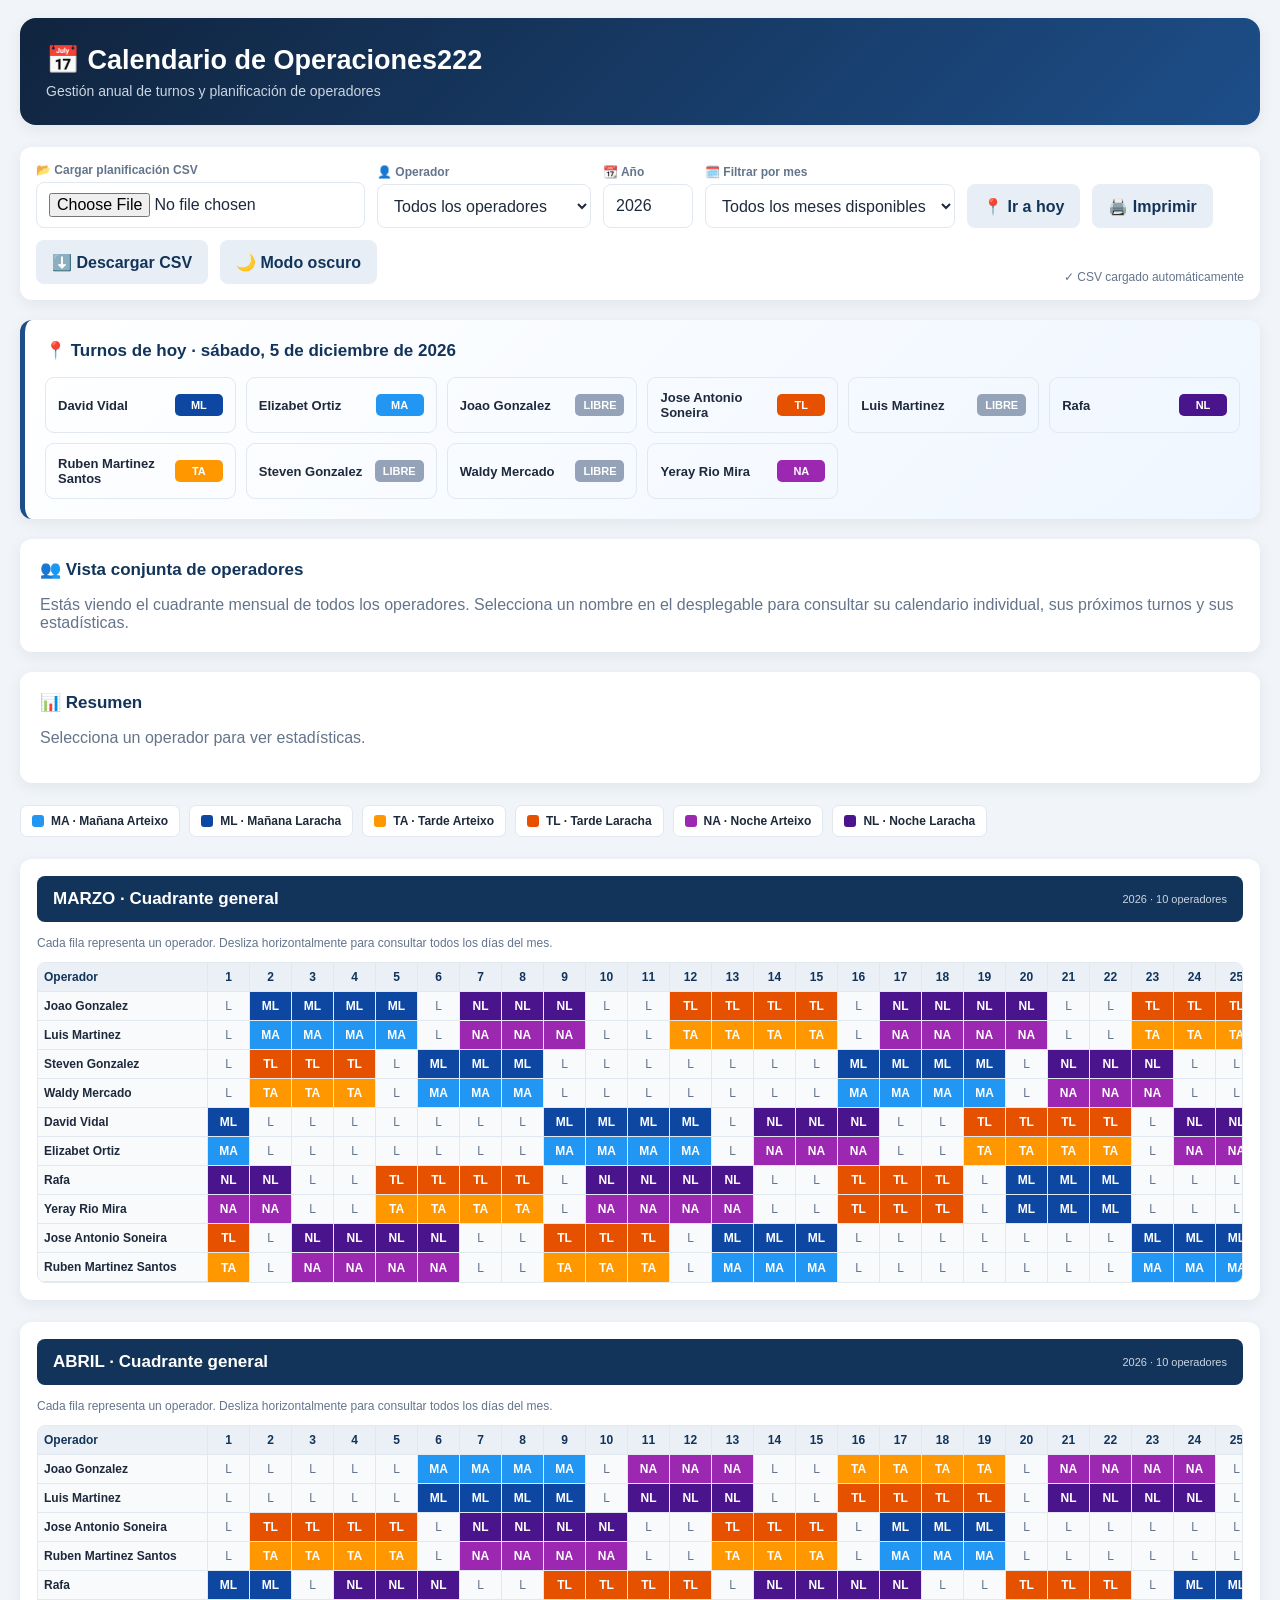
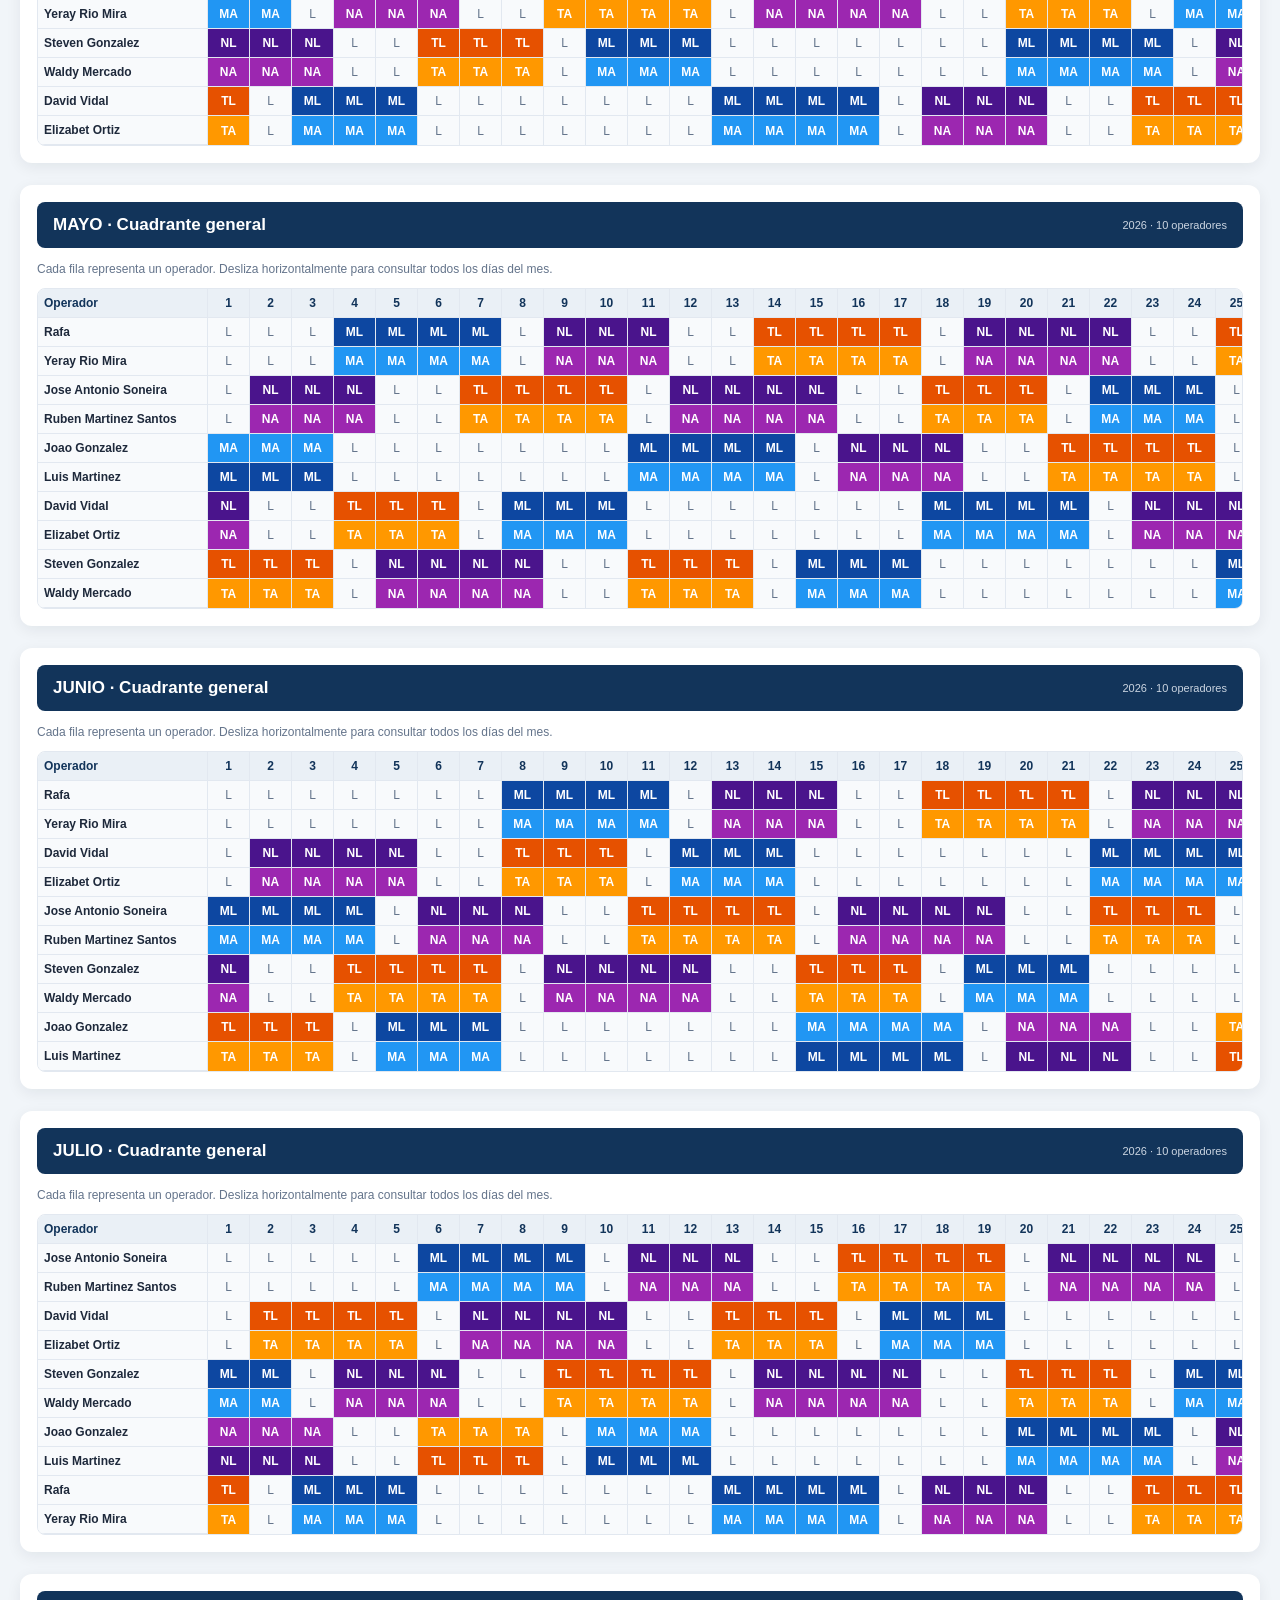
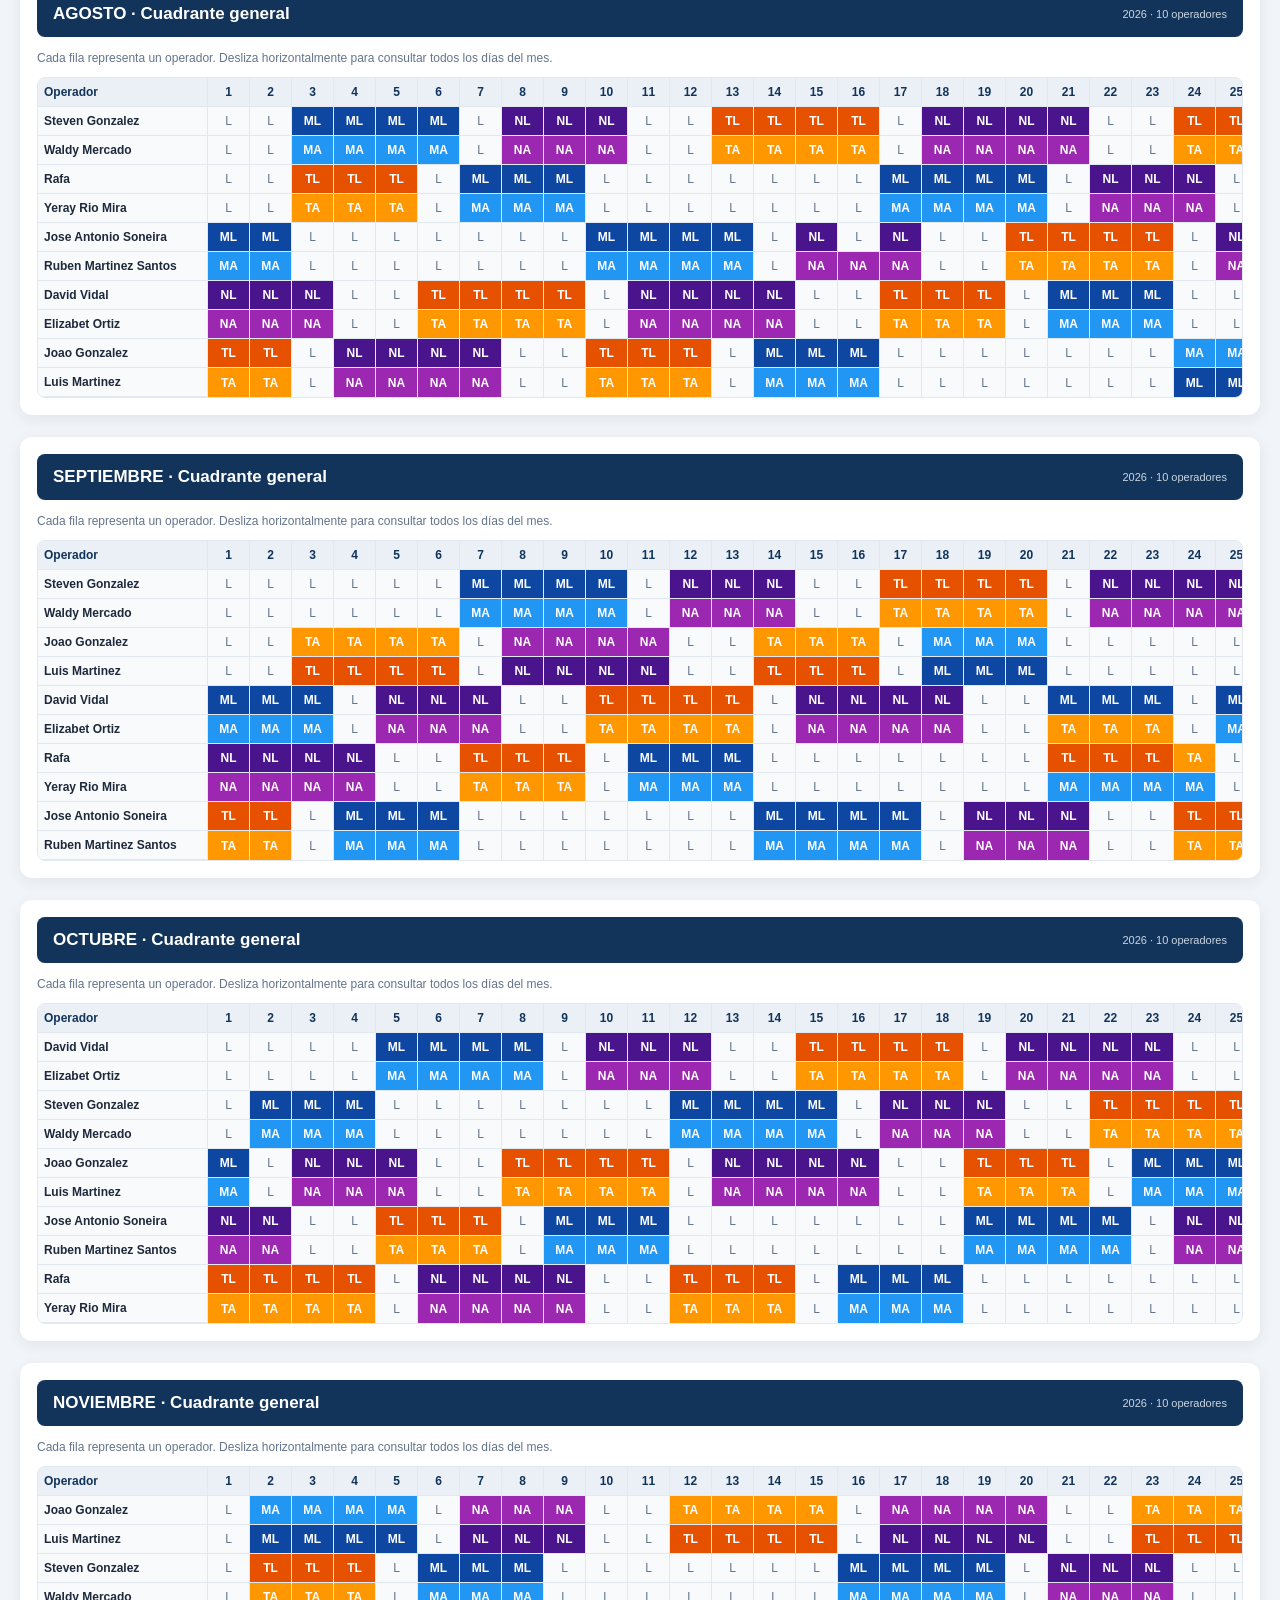
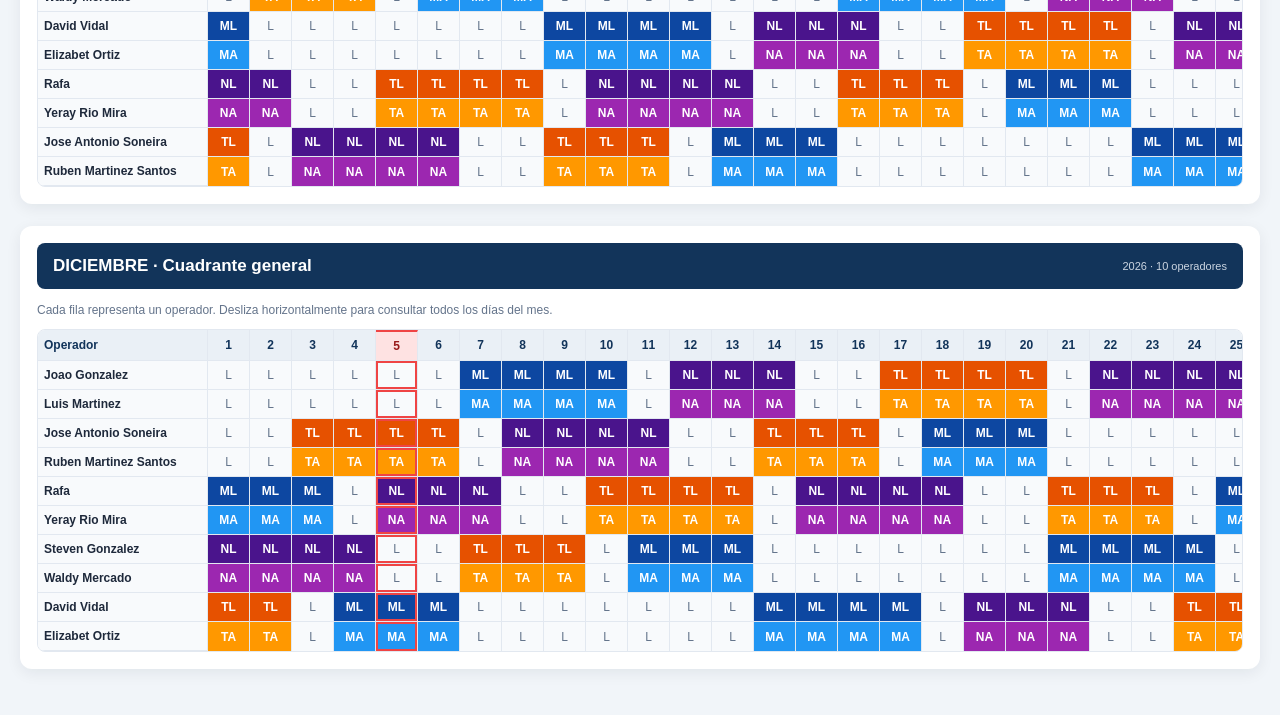
<file: index2.html>
<!doctype html>
<html lang="es">
  <head>
    <meta charset="UTF-8" />
    <meta name="viewport" content="width=device-width, initial-scale=1.0" />
    <meta name="theme-color" content="#10243e" />
    <title>Turnos Operaciones</title>

    <style>
      :root {
        --primary: #12345a;
        --primary-light: #1d4e89;
        --background: #f1f5f9;
        --surface: #fff;
        --text: #1e293b;
        --muted: #64748b;
        --border: #e2e8f0;
        --ma: #2196f3;
        --ml: #0d47a1;
        --ta: #ff9800;
        --tl: #e65100;
        --na: #9c27b0;
        --nl: #4a148c;
        --radius: 12px;
        --shadow: 0 4px 15px rgba(15, 23, 42, 0.07);
      }

      * {
        box-sizing: border-box;
      }

      body {
        margin: 0;
        padding: 24px;
        font-family: "Segoe UI", Arial, sans-serif;
        background: var(--background);
        color: var(--text);
      }

      button,
      input,
      select {
        font: inherit;
      }

      button {
        cursor: pointer;
        border: none;
        background: var(--primary);
        color: white;
        padding: 11px 16px;
        border-radius: 8px;
        font-weight: 600;
        transition: 0.2s;
      }

      button:hover {
        background: var(--primary-light);
        transform: translateY(-1px);
      }

      .secondary {
        background: #e8eef5;
        color: var(--primary);
      }

      .secondary:hover {
        background: #d7e3f0;
      }

      .danger {
        background: #fee2e2;
        color: #991b1b;
      }

      .danger:hover {
        background: #fecaca;
      }

      .header {
        background: linear-gradient(135deg, #10243e, #1d4e89);
        color: white;
        padding: 26px;
        border-radius: 16px;
        margin-bottom: 22px;
        box-shadow: var(--shadow);
      }

      .header h1 {
        margin: 0 0 7px;
        font-size: 27px;
      }
      .header p {
        margin: 0;
        color: #cbd5e1;
        font-size: 14px;
      }

      .toolbar {
        display: flex;
        align-items: flex-end;
        gap: 12px;
        flex-wrap: wrap;
        background: white;
        padding: 16px;
        border-radius: var(--radius);
        margin-bottom: 20px;
        box-shadow: var(--shadow);
      }

      .toolbar label {
        font-size: 12px;
        font-weight: 700;
        color: var(--muted);
        display: block;
        margin-bottom: 5px;
      }

      .control {
        display: flex;
        flex-direction: column;
      }

      input,
      select {
        padding: 10px 12px;
        border: 1px solid var(--border);
        border-radius: 8px;
        background: white;
        min-height: 40px;
        color: var(--text);
        outline: none;
      }

      input:focus,
      select:focus {
        border-color: var(--primary-light);
        box-shadow: 0 0 0 3px rgba(29, 78, 137, 0.12);
      }

      .panel {
        background: white;
        padding: 20px;
        border-radius: var(--radius);
        margin-bottom: 20px;
        box-shadow: var(--shadow);
      }

      .panel-title {
        font-size: 17px;
        margin: 0 0 16px;
        color: var(--primary);
      }

      .summary {
        display: grid;
        grid-template-columns: repeat(auto-fit, minmax(145px, 1fr));
        gap: 12px;
      }

      .summary-card {
        padding: 16px;
        border: 1px solid var(--border);
        border-radius: 10px;
        position: relative;
        overflow: hidden;
      }

      .summary-card::before {
        content: "";
        position: absolute;
        left: 0;
        top: 0;
        bottom: 0;
        width: 4px;
        background: var(--accent, var(--primary));
      }

      .summary-card small {
        color: var(--muted);
        font-weight: 600;
      }

      .summary-card strong {
        display: block;
        font-size: 28px;
        margin-top: 7px;
      }

      .today-panel {
        background: linear-gradient(135deg, #fff, #eff6ff);
        border-left: 5px solid var(--primary-light);
      }

      .today-info {
        display: flex;
        justify-content: space-between;
        align-items: center;
        gap: 15px;
        flex-wrap: wrap;
      }

      .today-name {
        font-size: 21px;
        font-weight: 800;
        color: var(--primary);
      }

      .today-date {
        color: var(--muted);
        margin-top: 5px;
      }

      .next-list {
        display: grid;
        grid-template-columns: repeat(auto-fit, minmax(180px, 1fr));
        gap: 10px;
        padding: 0;
        list-style: none;
      }

      .next-item {
        border: 1px solid var(--border);
        border-radius: 9px;
        padding: 12px;
        display: flex;
        justify-content: space-between;
        align-items: center;
        gap: 8px;
      }

      .next-item.today-next {
        border-color: var(--primary-light);
        background: #eff6ff;
      }

      .next-date {
        font-size: 13px;
        font-weight: 700;
      }

      .next-shift {
        color: white;
        font-size: 11px;
        padding: 5px 8px;
        border-radius: 5px;
        font-weight: 800;
        min-width: 48px;
        text-align: center;
      }

      .legend {
        display: flex;
        flex-wrap: wrap;
        gap: 9px;
        margin: 22px 0;
      }

      .legend-item {
        display: flex;
        align-items: center;
        gap: 7px;
        background: white;
        border: 1px solid var(--border);
        border-radius: 7px;
        padding: 8px 11px;
        font-size: 12px;
        font-weight: 700;
      }

      .legend-color {
        width: 12px;
        height: 12px;
        border-radius: 3px;
      }

      .month {
        background: white;
        padding: 17px;
        margin-bottom: 22px;
        border-radius: var(--radius);
        box-shadow: var(--shadow);
        scroll-margin-top: 20px;
      }

      .month h2 {
        background: var(--primary);
        color: white;
        margin: 0 0 14px;
        padding: 13px 16px;
        border-radius: 8px;
        font-size: 17px;
        display: flex;
        justify-content: space-between;
        align-items: center;
      }

      .month h2 small {
        font-size: 11px;
        color: #cbd5e1;
        font-weight: 400;
      }

      .calendar {
        display: grid;
        grid-template-columns: repeat(7, minmax(0, 1fr));
        gap: 5px;
      }

      .dow {
        background: #eaf0f6;
        color: var(--primary);
        text-align: center;
        padding: 10px 2px;
        border-radius: 5px;
        font-weight: 800;
        font-size: 12px;
      }

      .day {
        min-height: 100px;
        border: 1px solid var(--border);
        background: white;
        border-radius: 7px;
        padding: 7px;
        transition: 0.15s;
      }

      .day:hover {
        border-color: #94a3b8;
        background: #f8fafc;
      }

      .day.empty {
        background: #f8fafc;
        border: 1px dashed #e2e8f0;
      }

      .daynum {
        font-weight: 800;
        font-size: 13px;
        margin-bottom: 7px;
        color: #334155;
      }

      .turno {
        text-align: center;
        padding: 7px 2px;
        color: white;
        border-radius: 5px;
        font-size: 12px;
        font-weight: 800;
      }

      .ma {
        background: var(--ma);
      }
      .ml {
        background: var(--ml);
      }
      .ta {
        background: var(--ta);
      }
      .tl {
        background: var(--tl);
      }
      .na {
        background: var(--na);
      }
      .nl {
        background: var(--nl);
      }

      .legend .ma {
        background: var(--ma);
      }
      .legend .ml {
        background: var(--ml);
      }
      .legend .ta {
        background: var(--ta);
      }
      .legend .tl {
        background: var(--tl);
      }
      .legend .na {
        background: var(--na);
      }
      .legend .nl {
        background: var(--nl);
      }

      .day.today {
        border: 2px solid #ef4444;
        background: #fff7f7;
      }

      .day.today .daynum {
        color: #dc2626;
      }

      .free-label {
        color: #94a3b8;
        text-align: center;
        font-size: 11px;
        margin-top: 8px;
      }

      .empty-state {
        text-align: center;
        padding: 40px 20px;
        color: var(--muted);
      }

      .empty-state .emoji {
        font-size: 42px;
        margin-bottom: 12px;
      }

      .status {
        font-size: 12px;
        color: var(--muted);
        margin-left: auto;
      }

      .storage-status {
        display: inline-flex;
        align-items: center;
        gap: 6px;
        padding: 6px 10px;
        border-radius: 20px;
        background: #dcfce7;
        color: #166534;
        font-size: 11px;
        font-weight: 700;
        margin-top: 12px;
      }

      .stats-filter {
        display: flex;
        align-items: flex-end;
        flex-wrap: wrap;
        gap: 10px;
        margin: 0 0 10px;
      }
      .stats-filter .control {
        min-width: 160px;
      }
      .stats-filter label {
        display: block;
        color: var(--muted);
        font-size: 12px;
        font-weight: 700;
        margin-bottom: 5px;
      }
      .stats-period {
        color: var(--muted);
        font-size: 12px;
        margin: 8px 0 14px;
      }
      @media (max-width: 700px) {
        .stats-filter .control,
        .stats-filter button {
          width: 100%;
        }
      }

      /* Modo oscuro */
      body.dark-mode {
        --background: #0b1220;
        --surface: #172235;
        --text: #e5edf7;
        --muted: #a7b4c7;
        --border: #334155;
        --primary: #254b78;
        --primary-light: #3b6fa8;
        background: var(--background);
        color: var(--text);
      }
      body.dark-mode .toolbar,
      body.dark-mode .panel,
      body.dark-mode .month,
      body.dark-mode .legend-item {
        background: var(--surface);
        color: var(--text);
      }
      body.dark-mode .toolbar label,
      body.dark-mode .panel-title,
      body.dark-mode .today-name,
      body.dark-mode .today-date,
      body.dark-mode .summary-card small,
      body.dark-mode .daynum {
        color: var(--text);
      }
      body.dark-mode input,
      body.dark-mode select {
        background: #0f1a2b;
        color: var(--text);
        border-color: var(--border);
      }
      body.dark-mode .secondary {
        background: #26364d;
        color: #e5edf7;
      }
      body.dark-mode .secondary:hover {
        background: #344963;
      }
      body.dark-mode .today-panel {
        background: linear-gradient(135deg, #172235, #1b304d);
      }
      body.dark-mode .today-name {
        color: #e5edf7;
      }
      body.dark-mode .today-next {
        background: #203754;
      }
      body.dark-mode .dow {
        background: #26364d;
        color: #e5edf7;
      }
      body.dark-mode .day {
        background: #172235;
        border-color: #334155;
      }
      body.dark-mode .day:hover {
        background: #203047;
      }
      body.dark-mode .day.empty {
        background: #111c2d;
        border-color: #334155;
      }
      body.dark-mode .daynum {
        color: #e5edf7;
      }
      body.dark-mode .day.today {
        background: #3a2029;
        border-color: #f87171;
      }
      body.dark-mode .day.today .daynum {
        color: #fca5a5;
      }
      body.dark-mode .next-item {
        border-color: #334155;
      }
      body.dark-mode .summary-card {
        background: #1b2a40;
        border-color: #334155;
      }
      body.dark-mode .storage-status {
        background: #153b30;
        color: #a7f3d0;
      }
      body.dark-mode .empty-state {
        color: #a7b4c7;
      }

      @media (max-width: 700px) {
        body {
          padding: 12px;
        }
        .header {
          padding: 20px;
        }
        .header h1 {
          font-size: 22px;
        }
        .toolbar {
          align-items: stretch;
        }
        .control {
          width: 100%;
        }
        .toolbar button {
          width: 100%;
        }
        .status {
          width: 100%;
          margin-left: 0;
        }
        .panel {
          padding: 14px;
        }
        .month {
          padding: 9px;
        }
        .calendar {
          gap: 3px;
        }
        .day {
          min-height: 72px;
          padding: 4px 2px;
        }
        .daynum {
          font-size: 11px;
        }
        .turno {
          font-size: 10px;
          padding: 6px 1px;
        }
        .dow {
          font-size: 10px;
          padding: 8px 0;
        }
      }

      @media (max-width: 380px) {
        .day {
          min-height: 62px;
        }
        .turno {
          font-size: 9px;
        }
      }

      .all-operators-wrap {
        overflow-x: auto;
        width: 100%;
        border: 1px solid var(--border);
        border-radius: 8px;
      }
      .all-operators-table {
        border-collapse: separate;
        border-spacing: 0;
        width: max-content;
        min-width: 100%;
        font-size: 12px;
      }
      .all-operators-table th,
      .all-operators-table td {
        border-right: 1px solid var(--border);
        border-bottom: 1px solid var(--border);
        padding: 7px 6px;
        text-align: center;
        min-width: 42px;
        white-space: nowrap;
      }
      .all-operators-table thead th {
        background: #eaf0f6;
        color: var(--primary);
        position: sticky;
        top: 0;
        z-index: 1;
      }
      .all-operators-table th.operator-name {
        text-align: left;
        min-width: 170px;
        max-width: 220px;
        white-space: normal;
        position: sticky;
        left: 0;
        z-index: 2;
        background: #f8fafc;
      }
      .all-operators-table thead th.operator-name {
        z-index: 3;
        background: #eaf0f6;
      }
      .all-operators-table td.shift-cell {
        font-weight: 800;
        color: white;
      }
      .all-operators-table td.free-cell {
        color: var(--muted);
        background: #f8fafc;
      }
      .all-operators-table td.no-data-cell {
        color: #94a3b8;
        background: #f1f5f9;
      }
      .all-operators-table tr:last-child td {
        border-bottom: 0;
      }
      .all-operators-table th:last-child,
      .all-operators-table td:last-child {
        border-right: 0;
      }
      .all-view-note {
        color: var(--muted);
        font-size: 12px;
        margin: 0 0 12px;
      }
      /* Resaltado del día actual en la vista general */
      .all-operators-table th.today-column {
        background: #fee2e2;
        color: #991b1b;
        border-top: 2px solid #ef4444;
      }
      .all-operators-table td.today-column {
        box-shadow: inset 0 0 0 2px #ef4444;
      }
      body.dark-mode .all-operators-table th.today-column {
        background: #5b2630;
        color: #fecaca;
      }
      body.dark-mode .all-operators-table td.today-column {
        box-shadow: inset 0 0 0 2px #f87171;
      }
      body.dark-mode .all-operators-wrap {
        border-color: var(--border);
      }
      body.dark-mode .all-operators-table thead th {
        background: #26364d;
        color: #e5edf7;
      }
      body.dark-mode .all-operators-table th.operator-name {
        background: #1b2a40;
        color: #e5edf7;
      }
      body.dark-mode .all-operators-table thead th.operator-name {
        background: #26364d;
      }
      body.dark-mode .all-operators-table td.free-cell {
        background: #172235;
      }
      body.dark-mode .all-operators-table td.no-data-cell {
        background: #111c2d;
      }
      @media print {
        .all-operators-wrap {
          overflow: visible;
        }
        .all-operators-table {
          font-size: 9px;
          width: 100%;
        }
        .all-operators-table th,
        .all-operators-table td {
          padding: 4px 2px;
          min-width: 0;
        }
        .all-operators-table th.operator-name {
          min-width: 110px;
        }
      }

      .filter-control select {
        min-width: 190px;
      }
      .month h2 {
        gap: 12px;
      }
      .month h2 small {
        text-align: right;
      }
      button:focus-visible,
      select:focus-visible,
      input:focus-visible {
        outline: 3px solid rgba(59, 130, 246, 0.35);
        outline-offset: 2px;
      }
      @media print {
        body {
          padding: 0;
          background: #fff;
        }
        .header {
          box-shadow: none;
          border-radius: 0;
        }
        .toolbar,
        .legend,
        #storageStatus,
        .status {
          display: none !important;
        }
        .panel,
        .month {
          box-shadow: none;
          break-inside: avoid;
        }
        .month {
          break-inside: avoid-page;
        }
        .day {
          min-height: 62px;
        }
      }
    
      /* =========================================
         MEJORAS RESPONSIVE PARA MÓVILES
         ========================================= */

      html {
        width: 100%;
        min-width: 320px;
        overflow-x: hidden;
        -webkit-text-size-adjust: 100%;
        text-size-adjust: 100%;
        scroll-behavior: smooth;
      }

      body {
        width: 100%;
        max-width: 100%;
        overflow-x: hidden;
        padding:
          max(18px, env(safe-area-inset-top))
          max(20px, env(safe-area-inset-right))
          max(24px, env(safe-area-inset-bottom))
          max(20px, env(safe-area-inset-left));
      }

      img, table, input, select, button {
        max-width: 100%;
      }

      button, input, select {
        min-height: 44px;
        touch-action: manipulation;
      }

      button:disabled,
      input:disabled,
      select:disabled {
        cursor: not-allowed;
        opacity: .58;
      }

      .toolbar,
      .panel,
      .month,
      .header {
        min-width: 0;
      }

      .toolbar {
        align-items: flex-end;
      }

      .control {
        min-width: 0;
      }

      .control input,
      .control select {
        width: 100%;
        min-width: 0;
      }

      .summary-card,
      .next-item {
        min-width: 0;
      }

      .next-item > div {
        min-width: 0;
        overflow-wrap: anywhere;
      }

      .legend {
        align-items: stretch;
      }

      .legend-item {
        min-width: 0;
        overflow-wrap: anywhere;
      }

      .all-operators-wrap {
        -webkit-overflow-scrolling: touch;
        overscroll-behavior-x: contain;
      }

      @media (max-width: 700px) {
        body {
          padding: max(10px, env(safe-area-inset-top))
                   max(10px, env(safe-area-inset-right))
                   max(20px, env(safe-area-inset-bottom))
                   max(10px, env(safe-area-inset-left));
        }

        .header {
          padding: 18px 16px;
          border-radius: 13px;
          margin-bottom: 14px;
        }

        .header h1 {
          font-size: clamp(20px, 5.5vw, 24px);
          line-height: 1.2;
        }

        .header p {
          font-size: 13px;
          line-height: 1.45;
        }

        .toolbar {
          display: grid;
          grid-template-columns: minmax(0, 1fr);
          gap: 11px;
          padding: 13px;
          margin-bottom: 14px;
        }

        .toolbar .control,
        .toolbar button,
        .toolbar .status {
          width: 100%;
          min-width: 0;
        }

        .toolbar label {
          font-size: 12px;
        }

        .toolbar input,
        .toolbar select {
          width: 100%;
          font-size: 16px;
        }

        .toolbar button {
          min-height: 46px;
          padding: 11px 12px;
        }

        .status {
          margin: 2px 0 0;
          line-height: 1.4;
          overflow-wrap: anywhere;
        }

        .storage-status {
          line-height: 1.4;
          white-space: normal;
        }

        .panel {
          padding: 13px;
          margin-bottom: 13px;
          border-radius: 11px;
        }

        .panel-title {
          font-size: 16px;
          line-height: 1.3;
          margin-bottom: 12px;
        }

        .today-info {
          align-items: flex-start;
          flex-direction: column;
          gap: 13px;
        }

        .today-info > div {
          width: 100%;
          text-align: left !important;
        }

        .today-name {
          font-size: 18px;
          overflow-wrap: anywhere;
        }

        .today-date {
          font-size: 13px;
          line-height: 1.4;
        }

        .next-list {
          grid-template-columns: repeat(2, minmax(0, 1fr));
          gap: 8px;
        }

        .next-item {
          padding: 10px 8px;
          gap: 6px;
          align-items: center;
        }

        .next-date {
          font-size: 12px;
          line-height: 1.3;
        }

        .next-item small {
          display: block;
          font-size: 10px;
          line-height: 1.3;
          margin-top: 3px;
          overflow-wrap: anywhere;
        }

        .next-shift {
          min-width: 42px;
          padding: 6px 7px;
          font-size: 10px;
          flex-shrink: 0;
        }

        .summary {
          grid-template-columns: repeat(2, minmax(0, 1fr));
          gap: 8px;
        }

        .summary-card {
          padding: 12px 10px;
        }

        .summary-card small {
          font-size: 11px;
          line-height: 1.35;
          overflow-wrap: anywhere;
        }

        .summary-card strong {
          font-size: 25px;
          margin-top: 5px;
        }

        .stats-filter {
          display: grid;
          grid-template-columns: minmax(0, 1fr);
          gap: 9px;
        }

        .stats-filter .control,
        .stats-filter button {
          width: 100%;
          min-width: 0;
        }

        .stats-filter input {
          width: 100%;
          font-size: 16px;
        }

        .stats-period {
          line-height: 1.45;
          overflow-wrap: anywhere;
        }

        .legend {
          display: grid;
          grid-template-columns: repeat(2, minmax(0, 1fr));
          gap: 7px;
          margin: 14px 0;
        }

        .legend-item {
          padding: 8px 7px;
          gap: 6px;
          font-size: 10px;
          line-height: 1.3;
          border-radius: 7px;
        }

        .legend-color {
          flex: 0 0 11px;
          width: 11px;
          height: 11px;
        }

        .month {
          padding: 8px;
          margin-bottom: 13px;
          border-radius: 10px;
          scroll-margin-top: 10px;
        }

        .month h2 {
          padding: 11px 10px;
          margin-bottom: 9px;
          gap: 6px;
          font-size: 15px;
          line-height: 1.2;
        }

        .month h2 small {
          font-size: 9px;
          line-height: 1.3;
        }

        .calendar {
          grid-template-columns: repeat(7, minmax(0, 1fr));
          gap: 3px;
        }

        .dow {
          padding: 8px 0;
          font-size: 10px;
          border-radius: 4px;
        }

        .day {
          min-width: 0;
          min-height: clamp(56px, 16vw, 76px);
          padding: 5px 2px;
          border-radius: 5px;
        }

        .daynum {
          font-size: 11px;
          margin-bottom: 5px;
        }

        .turno {
          padding: 6px 0;
          font-size: clamp(9px, 2.8vw, 11px);
          line-height: 1.1;
          border-radius: 4px;
        }

        .free-label {
          margin-top: 5px;
          font-size: clamp(7px, 2.1vw, 9px);
          line-height: 1.15;
          overflow-wrap: anywhere;
        }

        .empty-state {
          padding: 28px 12px;
          line-height: 1.45;
        }

        .all-view-note {
          line-height: 1.45;
        }

        .all-operators-table {
          font-size: 11px;
        }

        .all-operators-table th,
        .all-operators-table td {
          padding: 8px 5px;
          min-width: 38px;
        }

        .all-operators-table th.operator-name {
          min-width: 125px;
          max-width: 150px;
        }
      }

      @media (max-width: 380px) {
        .next-list {
          grid-template-columns: minmax(0, 1fr);
        }

        .legend {
          grid-template-columns: minmax(0, 1fr);
        }

        .month h2 {
          padding: 10px 8px;
        }

        .month h2 small {
          font-size: 8px;
        }

        .day {
          min-height: 54px;
          padding: 4px 1px;
        }

        .daynum {
          font-size: 10px;
        }

        .turno {
          font-size: 8px;
        }

        .free-label {
          font-size: 7px;
        }
      }

      @media (hover: none) {
        button:hover {
          transform: none;
        }
      }

      @media (prefers-reduced-motion: reduce) {
        html {
          scroll-behavior: auto;
        }

        *, *::before, *::after {
          transition-duration: .01ms !important;
          animation-duration: .01ms !important;
        }
      }

    </style>
  </head>

  <body>
    <header class="header">
      <h1>📅 Calendario de Operaciones222</h1>
      <p>Gestión anual de turnos y planificación de operadores</p>
      <div id="storageStatus"></div>
    </header>

    <div class="toolbar">
      <div class="control">
        <label for="csvFile">📂 Cargar planificación CSV</label>
        <input type="file" id="csvFile" accept=".csv,text/csv" />
      </div>

      <div class="control">
        <label for="operator">👤 Operador</label>
        <select id="operator" disabled>
          <option value="">Carga un CSV primero</option>
        </select>
      </div>

      <div class="control">
        <label for="year">📆 Año</label>
        <input type="number" id="year" min="2000" max="2100" />
      </div>

      <div class="control filter-control">
        <label for="monthFilter">🗓️ Filtrar por mes</label>
        <select id="monthFilter" disabled>
          <option value="all">Todos los meses disponibles</option>
        </select>
      </div>

      <button id="todayBtn" class="secondary" disabled>📍 Ir a hoy</button>

      <button id="printBtn" class="secondary" disabled>🖨️ Imprimir</button>

      <button id="exportBtn" class="secondary" disabled>
        ⬇️ Descargar CSV
      </button>

      <button
        id="themeBtn"
        class="secondary"
        type="button"
        aria-pressed="false"
      >
        🌙 Modo oscuro
      </button>

      <button id="resetBtn" class="danger" hidden>🗑️ Borrar planificación</button>

      <span id="fileStatus" class="status"> Sin archivo cargado </span>
    </div>

    <div id="todayPanel" class="panel today-panel">
      <div class="empty-state">
        <div class="emoji">📂</div>
        <strong>Cargue un archivo CSV</strong>
        <p>Seleccione la planificación para consultar los turnos.</p>
      </div>
    </div>

    <div id="nextPanel" class="panel">
      <h3 class="panel-title">📅 Próximos turnos</h3>
      <p style="color: #94a3b8">Esperando planificación...</p>
    </div>

    <div id="statsPanel" class="panel">
      <h3 class="panel-title">📊 Resumen anual</h3>
      <p style="color: #94a3b8">Sin datos disponibles.</p>
    </div>

    <div class="legend">
      <div class="legend-item">
        <span class="legend-color ma"></span>MA · Mañana Arteixo
      </div>
      <div class="legend-item">
        <span class="legend-color ml"></span>ML · Mañana Laracha
      </div>
      <div class="legend-item">
        <span class="legend-color ta"></span>TA · Tarde Arteixo
      </div>
      <div class="legend-item">
        <span class="legend-color tl"></span>TL · Tarde Laracha
      </div>
      <div class="legend-item">
        <span class="legend-color na"></span>NA · Noche Arteixo
      </div>
      <div class="legend-item">
        <span class="legend-color nl"></span>NL · Noche Laracha
      </div>
    </div>

    <div id="container">
      <div class="panel empty-state">
        <div class="emoji">🗓️</div>
        El calendario aparecerá aquí.
      </div>
    </div>

    <script>
      "use strict";

      /* =========================================
   CONFIGURACIÓN
========================================= */

      const STORAGE_KEY = "turnos_operaciones_csv_v1";
      const OPERATOR_KEY = "turnos_operaciones_operator_v1";
      const YEAR_KEY = "turnos_operaciones_year_v1";

      const MONTHS = [
        "ENERO",
        "FEBRERO",
        "MARZO",
        "ABRIL",
        "MAYO",
        "JUNIO",
        "JULIO",
        "AGOSTO",
        "SEPTIEMBRE",
        "OCTUBRE",
        "NOVIEMBRE",
        "DICIEMBRE",
      ];

      const SHIFTS = {
        MA: { name: "Mañana Arteixo", time: "07:00 - 15:00" },
        ML: { name: "Mañana Laracha", time: "07:00 - 15:00" },
        TA: { name: "Tarde Arteixo", time: "15:00 - 23:00" },
        TL: { name: "Tarde Laracha", time: "15:00 - 23:00" },
        NA: { name: "Noche Arteixo", time: "23:00 - 07:00" },
        NL: { name: "Noche Laracha", time: "23:00 - 07:00" },
      };

      const WEEKDAYS = ["D", "L", "M", "X", "J", "V", "S"];

      let rows = [];
      let months = [];
      let operators = [];
      let currentOperator = null;

      let csvContent = "";
      let restoredFromStorage = false;
      let selectedMonthFilter = "all";
      let statsStartDate = "";
      let statsEndDate = "";

      const $ = (id) => document.getElementById(id);

      /* =========================================
   UTILIDADES
========================================= */

      function normalize(value) {
        return String(value ?? "")
          .trim()
          .normalize("NFD")
          .replace(/[\u0300-\u036f]/g, "")
          .toUpperCase();
      }

      function escapeHTML(value) {
        return String(value ?? "").replace(
          /[&<>"']/g,
          (char) =>
            ({
              "&": "&amp;",
              "<": "&lt;",
              ">": "&gt;",
              '"': "&quot;",
              "'": "&#39;",
            })[char],
        );
      }

      function getYear() {
        const year = Number($("year").value);

        return Number.isInteger(year) && year >= 2000 && year <= 2100
          ? year
          : new Date().getFullYear();
      }

      function getToday() {
        return new Date();
      }

      function selectCurrentMonthByDefault() {
        const today = getToday();
        const current = months.find(
          (month) =>
            month.index === today.getMonth() &&
            month.year === today.getFullYear(),
        );
        selectedMonthFilter = current
          ? `${current.year}-${current.index}`
          : "all";
        const filter = $("monthFilter");
        if (filter) filter.value = selectedMonthFilter;
      }

      function scrollToTodayAfterRender() {
        requestAnimationFrame(() => {
          const todayElement = $("today");
          const monthElement = $(
            `month-${getToday().getFullYear()}-${getToday().getMonth()}`,
          );
          const target = todayElement || monthElement;
          if (target) {
            target.scrollIntoView({
              behavior: "smooth",
              block: todayElement ? "center" : "start",
              inline: "center",
            });
          }
        });
      }

      function formatDate(date, options = {}) {
        return date.toLocaleDateString("es-ES", {
          weekday: "long",
          day: "numeric",
          month: "long",
          year: "numeric",
          ...options,
        });
      }

      function shiftClass(code) {
        return SHIFTS[code] ? code.toLowerCase() : "";
      }

      /* =========================================
   GUARDADO AUTOMÁTICO
========================================= */

      function saveCSV(content) {
        try {
          localStorage.setItem(STORAGE_KEY, content);
          localStorage.setItem(OPERATOR_KEY, currentOperator?.name || "");
          localStorage.setItem(YEAR_KEY, String(getYear()));

          $("fileStatus").textContent = "✓ CSV guardado automáticamente";
          updateStorageStatus(true);

          return true;
        } catch (error) {
          console.error("Error guardando CSV:", error);

          $("fileStatus").textContent = "⚠ No se pudo guardar";

          alert(
            "La planificación se ha cargado, pero no se pudo guardar automáticamente. " +
              "Comprueba el almacenamiento disponible del navegador.",
          );

          return false;
        }
      }

      function restoreCSV() {
        try {
          const savedCSV = localStorage.getItem(STORAGE_KEY);

          if (!savedCSV) {
            updateStorageStatus(false);
            return;
          }

          csvContent = savedCSV;
          rows = parseCSV(savedCSV);

          if (rows.length < 4) {
            throw new Error("CSV guardado no válido.");
          }

          const savedYear = localStorage.getItem(YEAR_KEY);
          if (
            savedYear &&
            Number(savedYear) >= 2000 &&
            Number(savedYear) <= 2100
          ) {
            $("year").value = savedYear;
          }

          // Al abrir el calendario, tomar el año actual como referencia
          // para que el filtro pueda seleccionar el mes en curso.
          $("year").value = getToday().getFullYear();
          detectMonths();
          selectCurrentMonthByDefault();
          fillOperators();

          $("todayBtn").disabled = false;
          $("printBtn").disabled = false;
          $("exportBtn").disabled = false;
          $("monthFilter").disabled = false;

          const savedOperator = localStorage.getItem(OPERATOR_KEY);

          if (savedOperator) {
            const found = operators.find((op) => op.name === savedOperator);
            currentOperator = found || null;
            $("operator").value = currentOperator ? currentOperator.name : "";
          } else {
            currentOperator = null;
            $("operator").value = "";
          }

          render();
          scrollToTodayAfterRender();
          restoredFromStorage = true;

          $("fileStatus").textContent =
            "✓ Planificación recuperada automáticamente";
          updateStorageStatus(true);
        } catch (error) {
          console.error("Error recuperando CSV:", error);
          $("fileStatus").textContent = "⚠ Error recuperando planificación";
          updateStorageStatus(false);
        }
      }

      function updateStorageStatus(saved) {
        $("storageStatus").innerHTML = saved
          ? '<span class="storage-status">● Planificación guardada en este dispositivo</span>'
          : '<span class="storage-status" style="background:#f1f5f9;color:#64748b">○ Sin planificación guardada</span>';
      }

      /* =========================================
   LECTOR CSV
========================================= */

      function parseCSV(text) {
        const firstLine = text.split(/\r?\n/)[0] || "";

        const semicolons = (firstLine.match(/;/g) || []).length;
        const commas = (firstLine.match(/,/g) || []).length;

        const separator = semicolons >= commas ? ";" : ",";

        const result = [];
        let row = [];
        let field = "";
        let quoted = false;

        for (let i = 0; i < text.length; i++) {
          const char = text[i];

          if (char === '"') {
            if (quoted && text[i + 1] === '"') {
              field += '"';
              i++;
            } else {
              quoted = !quoted;
            }
          } else if (char === separator && !quoted) {
            row.push(field.trim());
            field = "";
          } else if ((char === "\n" || char === "\r") && !quoted) {
            if (char === "\r" && text[i + 1] === "\n") i++;

            row.push(field.trim());

            if (row.some((value) => value !== "")) {
              result.push(row);
            }

            row = [];
            field = "";
          } else {
            field += char;
          }
        }

        row.push(field.trim());

        if (row.some((value) => value !== "")) {
          result.push(row);
        }

        return result;
      }

      /* =========================================
   CARGAR ARCHIVO
========================================= */

      $("csvFile").addEventListener("change", function (event) {
        const file = event.target.files[0];

        if (!file) return;

        if (!file.name.toLowerCase().endsWith(".csv")) {
          alert("Selecciona un archivo CSV válido.");
          return;
        }

        const reader = new FileReader();

        reader.onload = function (e) {
          try {
            const content = e.target.result.replace(/^\uFEFF/, "");

            const parsed = parseCSV(content);

            if (parsed.length < 4) {
              throw new Error("El archivo no contiene suficientes filas.");
            }

            const previousOperator =
              currentOperator?.name || localStorage.getItem(OPERATOR_KEY);

            // Validar antes de sustituir los datos anteriores.
            rows = parsed;
            $("year").value = getToday().getFullYear();
            detectMonths();
            selectCurrentMonthByDefault();
            fillOperators();

            csvContent = content;

            // Mantener el operador si había uno seleccionado; si no, vista general.
            if (previousOperator) {
              const found = operators.find(
                (op) => op.name === previousOperator,
              );
              currentOperator = found || null;
            } else {
              currentOperator = null;
            }
            $("operator").value = currentOperator ? currentOperator.name : "";

            saveCSV(content);

            restoredFromStorage = false;

            $("fileStatus").textContent = "✓ Archivo cargado: " + file.name;

            $("todayBtn").disabled = false;
            $("printBtn").disabled = false;
            $("exportBtn").disabled = false;
            $("monthFilter").disabled = false;
            selectedMonthFilter = "all";
            updateMonthFilterOptions();
            render();
            scrollToTodayAfterRender();
          } catch (error) {
            console.error(error);
            alert("Error al cargar el CSV:\n" + error.message);
          }
        };

        reader.onerror = function () {
          alert("No se pudo leer el archivo.");
        };

        reader.readAsText(file, "ISO-8859-1");
      });

      /* =========================================
   DETECTAR MESES
========================================= */

      function detectMonths() {
        months = [];

        const monthRow = rows[0] || [];
        const baseYear = getYear();

        let currentYear = baseYear;
        let previousMonth = -1;

        monthRow.forEach((value, index) => {
          const monthName = normalize(value);
          const monthIndex = MONTHS.indexOf(monthName);

          if (monthIndex !== -1) {
            // Al pasar de diciembre a enero comienza el año siguiente.
            if (previousMonth !== -1 && monthIndex < previousMonth) {
              currentYear++;
            }

            months.push({
              name: MONTHS[monthIndex],
              index: monthIndex,
              start: index,
              end: monthRow.length,
              year: currentYear,
            });

            previousMonth = monthIndex;
          }
        });

        if (months.length === 0) {
          throw new Error("No se han detectado los meses en la primera fila.");
        }

        months.forEach((month, index) => {
          if (index < months.length - 1) {
            month.end = months[index + 1].start;
          }
        });
      }

      /* =========================================
   OPERADORES
========================================= */

      function fillOperators() {
        operators = [];

        for (let i = 3; i < rows.length; i++) {
          const row = rows[i];
          const name = (row[0] || "").trim();

          if (!name || name.length < 2) continue;

          if (
            name.includes("Tal como lo conversamos") ||
            name.includes("19 de oct")
          )
            continue;

          const hasShifts = row.some((value) =>
            Object.hasOwn(SHIFTS, normalize(value)),
          );

          if (!hasShifts) continue;

          operators.push({ name, row });
        }

        if (operators.length === 0) {
          throw new Error("No se han encontrado operadores con turnos.");
        }

        operators.sort((a, b) => a.name.localeCompare(b.name, "es"));

        $("operator").innerHTML =
          '<option value="">Todos los operadores</option>';

        operators.forEach((operator) => {
          const option = document.createElement("option");
          option.value = operator.name;
          option.textContent = operator.name;
          $("operator").appendChild(option);
        });

        $("operator").disabled = false;

        // Por defecto se muestra el cuadrante conjunto de todos los operadores.
        currentOperator = null;
        $("operator").value = "";

        render();
      }

      $("operator").addEventListener("change", function () {
        currentOperator = this.value
          ? operators.find((op) => op.name === this.value) || null
          : null;

        try {
          localStorage.setItem(OPERATOR_KEY, currentOperator?.name || "");
        } catch (error) {
          console.warn("No se pudo guardar la selección.", error);
        }

        render();
      });

      /* =========================================
   TURNOS DEL MES
========================================= */

      function getMonthData(month, row) {
        const result = new Map();
        const daysRow = rows[2];

        for (let col = month.start; col < month.end; col++) {
          const day = Number((daysRow[col] || "").trim());

          if (!Number.isInteger(day) || day < 1 || day > 31) continue;

          const code = normalize(row[col]);

          result.set(day, SHIFTS[code] ? code : "");
        }

        return result;
      }

      function getShiftForDate(date, row) {
        const month = months.find(
          (m) => m.index === date.getMonth() && m.year === date.getFullYear(),
        );

        if (!month) return null;

        const data = getMonthData(month, row);

        if (!data.has(date.getDate())) return null;

        return data.get(date.getDate());
      }

      /* =========================================
   ESTADÍSTICAS
========================================= */

      function calculateStats(row, startDate = "", endDate = "") {
        const stats = {
          MA:0,
    ML:0,
    TA:0,
    TL:0,
    NA:0,
    NL:0,

    ARTEIXO:0,
    LARACHA:0,

    LIBRE:0
        };

        let totalDays = 0;
        const selectedYear = getYear();
        const start = startDate ? new Date(startDate + "T00:00:00") : null;
        const end = endDate ? new Date(endDate + "T23:59:59") : null;

        months.forEach((month) => {
          // Sin fechas seleccionadas, el resumen corresponde al año elegido.
          if (!start && !end && month.year !== selectedYear) return;

          const data = getMonthData(month, row);

          data.forEach((code, day) => {
            const date = new Date(month.year, month.index, day);
           

const today = new Date();
today.setHours(23,59,59,999);

if(date > today){
    return;
}

            if (start && date < start) return;
            if (end && date > end) return;

            totalDays++;

            if (code && SHIFTS[code]) {
              stats[code]++;
              if(code.endsWith("A")){
    stats.ARTEIXO++;
}

if(code.endsWith("L")){
    stats.LARACHA++;
}
            } else {
              stats.LIBRE++;
            }
          });
        });

        return { stats, totalDays };
      }
      function renderStats(row) {
        const result = calculateStats(row, statsStartDate, statsEndDate);
        const stats = result.stats;

        const cards = [
          ["MA", "Mañana Arteixo", "var(--ma)"],
  ["ML", "Mañana Laracha", "var(--ml)"],

  ["TA", "Tarde Arteixo", "var(--ta)"],
  ["TL", "Tarde Laracha", "var(--tl)"],

  ["NA", "Noche Arteixo", "var(--na)"],
  ["NL", "Noche Laracha", "var(--nl)"],

  ["ARTEIXO","Días Arteixo","#0284c7"],
  ["LARACHA","Días Laracha","#059669"],

  ["LIBRE", "Días libres", "#cbd5e1"]
        ];

        const periodLabel =
          statsStartDate || statsEndDate
            ? `Periodo: ${statsStartDate || "inicio"} — ${statsEndDate || "actualidad"}`
            : `Año completo · ${getYear()}`;

        $("statsPanel").innerHTML = `
        <h3 class="panel-title">📊 Resumen de turnos</h3>

        <div class="stats-filter">
            <div class="control">
                <label for="statsStartDate">Desde el día</label>
                <input type="date" id="statsStartDate" value="${statsStartDate}">
            </div>
            <div class="control">
                <label for="statsEndDate">Hasta el día</label>
                <input type="date" id="statsEndDate" value="${statsEndDate}">
            </div>
            <button type="button" id="applyStatsFilter">Aplicar fechas</button>
            <button type="button" id="clearStatsFilter" class="secondary">Ver año completo</button>
        </div>

        <p class="stats-period">${escapeHTML(periodLabel)}</p>

        <div class="summary">
            ${cards
              .map(
                ([code, name, color]) => `
                <div class="summary-card" style="--accent:${color}">
                    <small>${name}</small>
                    <strong>${stats[code]}</strong>
                    <small>${code}</small>
                </div>
            `,
              )
              .join("")}
        </div>

        <p style="font-size:12px;color:var(--muted);margin-bottom:0">
            Total de días incluidos: ${result.totalDays}
        </p>
    `;

        $("applyStatsFilter").addEventListener("click", () => {
          const from = $("statsStartDate").value;
          const to = $("statsEndDate").value;

          if (from && to && from > to) {
            alert("La fecha inicial no puede ser posterior a la fecha final.");
            return;
          }

          statsStartDate = from;
          statsEndDate = to;
          renderStats(row);
        });

        $("clearStatsFilter").addEventListener("click", () => {
          statsStartDate = "";
          statsEndDate = "";
          renderStats(row);
        });
      }

      /* =========================================
   PANEL DE HOY
========================================= */

      function renderToday(row) {
        const today = getToday();
        const code = getShiftForDate(today, row);
        const shift = code ? SHIFTS[code] : null;

        $("todayPanel").innerHTML = `
        <div class="today-info">
            <div>
                <div class="today-name">
                    👤 ${escapeHTML(currentOperator.name)}
                </div>
                <div class="today-date">
                    📅 ${escapeHTML(formatDate(today))}
                </div>
            </div>

            <div style="text-align:right">
                <div style="font-size:12px;color:#64748b">TURNO DE HOY</div>

                ${
                  shift
                    ? `
                    <div class="next-shift ${shiftClass(code)}"
                         style="display:inline-block;font-size:17px;
                         padding:10px 18px;margin-top:5px">
                        ${code}
                    </div>
                    <div style="font-size:12px;margin-top:5px">
                        ${shift.name} · ${shift.time}
                    </div>
                `
                    : `
                    <div style="font-size:20px;font-weight:800;
                         color:#64748b;margin-top:5px">
                        ${code === "" ? "LIBRE" : "SIN DATOS"}
                    </div>
                `
                }
            </div>
        </div>
    `;
      }

      /* =========================================
   PRÓXIMOS SIETE DÍAS
========================================= */

      function renderNextTurns(row) {
        const today = getToday();

        let html = `
        <h3 class="panel-title">📅 Próximos 7 días</h3>
        <div class="next-list">
    `;

        for (let i = 0; i < 7; i++) {
          const date = new Date(today);
          date.setDate(today.getDate() + i);

          const code = getShiftForDate(date, row);
          const shift = code ? SHIFTS[code] : null;

          const label = shift ? code : code === "" ? "LIBRE" : "SIN DATOS";

          html += `
            <div class="next-item ${i === 0 ? "today-next" : ""}">
                <div>
                    <div class="next-date">
                        ${
                          i === 0
                            ? "HOY"
                            : escapeHTML(
                                formatDate(date, {
                                  weekday: "short",
                                  day: "numeric",
                                  month: "short",
                                }),
                              )
                        }
                    </div>
                    <small style="color:#64748b">
                        ${shift ? shift.name : ""}
                    </small>
                </div>

                <span class="next-shift ${shift ? shiftClass(code) : ""}"
                      style="${shift ? "" : "background:#94a3b8"}">
                    ${label}
                </span>
            </div>
        `;
        }

        html += "</div>";

        $("nextPanel").innerHTML = html;
      }

      /* =========================================
   CALENDARIO
========================================= */

      function getAvailableCalendarMonths() {
        // Mostrar todos los meses detectados en el CSV, también los anteriores
        // al año seleccionado. El año sirve para asignar el año base al CSV,
        // pero no debe ocultar meses ya planificados.
        return [...months];
      }

      function updateMonthFilterOptions() {
        const select = $("monthFilter");
        if (!select) return;

        const available = getAvailableCalendarMonths();
        const previousValue = selectedMonthFilter;

        select.innerHTML =
          '<option value="all">Todos los meses disponibles</option>';

        available.forEach((month) => {
          const option = document.createElement("option");
          option.value = `${month.year}-${month.index}`;
          option.textContent = `${month.name} ${month.year}`;
          select.appendChild(option);
        });

        const stillExists = [...select.options].some(
          (option) => option.value === previousValue,
        );

        selectedMonthFilter = stillExists ? previousValue : "all";
        select.value = selectedMonthFilter;
      }

      function renderCalendar(row) {
        $("container").innerHTML = "";
        updateMonthFilterOptions();

        let visibleMonths = getAvailableCalendarMonths();

        if (selectedMonthFilter !== "all") {
          visibleMonths = visibleMonths.filter(
            (month) => `${month.year}-${month.index}` === selectedMonthFilter,
          );
        }

        if (visibleMonths.length === 0) {
          $("container").innerHTML = `
            <div class="panel empty-state">
                <div class="emoji">🗓️</div>
                No hay planificación disponible para los meses seleccionados.
            </div>
        `;
          return;
        }

        visibleMonths.forEach((month) => {
          const monthData = getMonthData(month, row);
          const year = month.year;
          const totalDays = new Date(year, month.index + 1, 0).getDate();
          const firstDay = new Date(year, month.index, 1).getDay();

          const block = document.createElement("section");
          block.className = "month";
          block.id = `month-${year}-${month.index}`;

          block.innerHTML = `
            <h2>
                <span>${month.name}</span>
                <small>${year} · ${monthData.size} días registrados</small>
            </h2>
        `;

          const calendar = document.createElement("div");
          calendar.className = "calendar";

          WEEKDAYS.forEach((day) => {
            const cell = document.createElement("div");
            cell.className = "dow";
            cell.textContent = day;
            calendar.appendChild(cell);
          });

          // La cabecera empieza en domingo, igual que Date.getDay().
          for (let i = 0; i < firstDay; i++) {
            const empty = document.createElement("div");
            empty.className = "day empty";
            calendar.appendChild(empty);
          }

          for (let day = 1; day <= totalDays; day++) {
            const cell = document.createElement("div");
            cell.className = "day";

            const code = monthData.has(day) ? monthData.get(day) : null;

            const today = getToday();
            const isToday =
              today.getDate() === day &&
              today.getMonth() === month.index &&
              today.getFullYear() === year;

            if (isToday) {
              cell.classList.add("today");
              cell.id = "today";
            }

            cell.innerHTML = `<div class="daynum">${day}</div>`;

            if (code === null) {
              cell.innerHTML += `<div class="free-label">Sin datos</div>`;
            } else if (code) {
              const shift = SHIFTS[code];
              cell.innerHTML += `<div class="turno ${shiftClass(code)}">${code}</div>`;
              cell.title = `${shift.name} (${shift.time})`;
            } else {
              cell.innerHTML += `<div class="free-label">LIBRE</div>`;
              cell.title = "Día libre";
            }

            calendar.appendChild(cell);
          }

          const remainder = calendar.children.length % 7;
          if (remainder !== 0) {
            for (let i = remainder; i < 7; i++) {
              const empty = document.createElement("div");
              empty.className = "day empty";
              calendar.appendChild(empty);
            }
          }

          block.appendChild(calendar);
          $("container").appendChild(block);
        });
      }

      function renderTodayAll() {
        const today = getToday();
        const entries = operators
          .map((operator) => {
            const code = getShiftForDate(today, operator.row);
            const label = code === null ? "SIN DATOS" : code || "LIBRE";
            const shift = code ? SHIFTS[code] : null;
            return `
            <div class="next-item">
                <span class="next-date">${escapeHTML(operator.name)}</span>
                <span class="next-shift ${shiftClass(code)}"
                      style="${shift ? "" : "background:#94a3b8"}"
                      title="${shift ? `${shift.name} · ${shift.time}` : label}">
                    ${label}
                </span>
            </div>`;
          })
          .join("");

        $("todayPanel").innerHTML = `
        <h3 class="panel-title">📍 Turnos de hoy · ${escapeHTML(formatDate(today))}</h3>
        <div class="next-list">${entries}</div>
    `;
      }

      function renderNextAll() {
        $("nextPanel").innerHTML = `
        <h3 class="panel-title">👥 Vista conjunta de operadores</h3>
        <p style="color:var(--muted);margin:0">
            Estás viendo el cuadrante mensual de todos los operadores. 
            Selecciona un nombre en el desplegable para consultar su calendario individual,
            sus próximos turnos y sus estadísticas.
        </p>
    `;
      }

      function renderStatsAll() {

    $("statsPanel").innerHTML = `
        <h3 class="panel-title">📊 Resumen</h3>

        <p style="color:var(--muted)">
            Selecciona un operador para ver estadísticas.
        </p>
    `;
}

      function normalizeShiftPattern(code) {
        code = String(code || "")
          .trim()
          .toUpperCase();

        if (code.startsWith("M")) return "M";
        if (code.startsWith("T")) return "T";
        if (code.startsWith("N")) return "N";

        return "_";
      }

      function buildPatternKey(operator) {
        const days =
    [...operator.shifts.keys()]
    .sort((a,b)=>a-b)
    .slice(0,14);

        return days
          .map((day) => normalizeShiftPattern(operator.shifts.get(day)))
          .join("");
      }

      function renderAllOperatorsCalendar() {
        $("container").innerHTML = "";
        updateMonthFilterOptions();

        let visibleMonths = getAvailableCalendarMonths();
        if (selectedMonthFilter !== "all") {
          visibleMonths = visibleMonths.filter(
            (month) => `${month.year}-${month.index}` === selectedMonthFilter,
          );
        }

        if (visibleMonths.length === 0) {
          $("container").innerHTML = `
            <div class="panel empty-state">
                <div class="emoji">🗓️</div>
                No hay planificación disponible para los meses seleccionados.
            </div>`;
          return;
        }

        visibleMonths.forEach((month) => {
          const monthData = operators.map((operator) => ({
            name: operator.name,
            shifts: getMonthData(month, operator.row),
          }));
          monthData.sort((a, b) => {
            const keyA = buildPatternKey(a);
            const keyB = buildPatternKey(b);

            const cmp = keyA.localeCompare(keyB);

            if (cmp !== 0) return cmp;

            return a.name.localeCompare(b.name, "es");
          });

          const totalDays = new Date(month.year, month.index + 1, 0).getDate();

          const section = document.createElement("section");
          section.className = "month";
          section.id = `month-${month.year}-${month.index}`;

          let table = `
            <h2>
                <span>${month.name} · Cuadrante general</span>
                <small>${month.year} · ${operators.length} operadores</small>
            </h2>
            <p class="all-view-note">Cada fila representa un operador. Desliza horizontalmente para consultar todos los días del mes.</p>
            <div class="all-operators-wrap">
                <table class="all-operators-table">
                    <thead><tr>
                        <th class="operator-name">Operador</th>
                        ${Array.from({ length: totalDays }, (_, i) => {
                          const day = i + 1;
                          const isToday =
                            day === getToday().getDate() &&
                            month.index === getToday().getMonth() &&
                            month.year === getToday().getFullYear();
                          return `<th class="${isToday ? "today-column" : ""}">${day}</th>`;
                        }).join("")}
                    </tr></thead>
                    <tbody>
        `;

          monthData.forEach((operator) => {
            table += `<tr><th class="operator-name">${escapeHTML(operator.name)}</th>`;
            for (let day = 1; day <= totalDays; day++) {
              const isToday =
                day === getToday().getDate() &&
                month.index === getToday().getMonth() &&
                month.year === getToday().getFullYear();
              const todayClass = isToday ? " today-column" : "";
              const todayId = isToday ? ' id="today"' : "";
              const code = operator.shifts.has(day)
                ? operator.shifts.get(day)
                : null;
              if (code === null) {
                table += `<td${todayId} class="no-data-cell${todayClass}" title="Sin datos">—</td>`;
              } else if (code) {
                const shift = SHIFTS[code];
                table += `<td${todayId} class="shift-cell ${shiftClass(code)}${todayClass}" title="${escapeHTML(shift.name)} · ${escapeHTML(shift.time)}">${code}</td>`;
              } else {
                table += `<td${todayId} class="free-cell${todayClass}" title="Día libre">L</td>`;
              }
            }
            table += `</tr>`;
          });

          table += `</tbody></table></div>`;
          section.innerHTML = table;
          $("container").appendChild(section);
        });
      }

      function render() {
        if (!operators.length) return;

        if (currentOperator) {
          const row = currentOperator.row;
          renderToday(row);
          renderNextTurns(row);
          renderStats(row);
          renderCalendar(row);
        } else {
          renderTodayAll();
          renderNextAll();
          renderStatsAll();
          renderAllOperatorsCalendar();
        }

        try {
          localStorage.setItem(OPERATOR_KEY, currentOperator?.name || "");
          localStorage.setItem(YEAR_KEY, String(getYear()));
        } catch (error) {
          console.warn("No se pudo guardar la selección.", error);
        }
      }

      /* =========================================
   IR A HOY
========================================= */

      $("todayBtn").addEventListener("click", goToday);

      function goToday() {
        const today = getToday();

        $("year").value = today.getFullYear();
        detectMonths();
        selectCurrentMonthByDefault();
        render();

        requestAnimationFrame(() => {
          const dayElement = $("today");
          const monthElement = $(
            `month-${today.getFullYear()}-${today.getMonth()}`,
          );
          const target = dayElement || monthElement;

          if (target) {
            target.scrollIntoView({
              behavior: "smooth",
              block: dayElement ? "center" : "start",
              inline: "center",
            });
          } else {
            alert(
              "No hay planificación del mes actual en el CSV. " +
                "Comprueba que el archivo incluya ese mes.",
            );
          }
        });
      }

      $("monthFilter").addEventListener("change", function () {
        selectedMonthFilter = this.value || "all";
        if (operators.length) render();
      });

      $("printBtn").addEventListener("click", function () {
        window.print();
      });

      const THEME_KEY = "turnos_operaciones_theme_v1";

      function applyTheme(dark) {
        document.body.classList.toggle("dark-mode", dark);
        $("themeBtn").textContent = dark ? "☀️ Modo claro" : "🌙 Modo oscuro";
        $("themeBtn").setAttribute("aria-pressed", String(dark));
        try {
          localStorage.setItem(THEME_KEY, dark ? "dark" : "light");
        } catch (error) {
          console.warn("No se pudo guardar el tema.", error);
        }
      }

      $("themeBtn").addEventListener("click", function () {
        applyTheme(!document.body.classList.contains("dark-mode"));
      });

      $("exportBtn").addEventListener("click", function () {
        if (!csvContent) return;
        const blob = new Blob(["\\uFEFF", csvContent], {
          type: "text/csv;charset=utf-8",
        });
        const url = URL.createObjectURL(blob);
        const link = document.createElement("a");
        link.href = url;
        link.download = "planificacion_turnos.csv";
        document.body.appendChild(link);
        link.click();
        link.remove();
        URL.revokeObjectURL(url);
      });

      /* =========================================
   CAMBIAR AÑO
========================================= */

      $("year").value = new Date().getFullYear();

      $("year").addEventListener("change", function () {
        if (!currentOperator) return;

        if (getYear() < 2000 || getYear() > 2100) {
          alert("Introduce un año válido entre 2000 y 2100.");
          $("year").value = new Date().getFullYear();
        }

        detectMonths();
        selectedMonthFilter = "all";
        statsStartDate = "";
        statsEndDate = "";
        render();
      });

      /* =========================================
   BORRAR PLANIFICACIÓN
========================================= */

      $("resetBtn").addEventListener("click", function () {
        const confirmDelete = confirm(
          "¿Quieres borrar la planificación guardada?\n\n" +
            "Tendrás que volver a cargar el CSV.",
        );

        if (!confirmDelete) return;

        try {
          localStorage.removeItem(STORAGE_KEY);
          localStorage.removeItem(OPERATOR_KEY);
          localStorage.removeItem(YEAR_KEY);
        } catch (error) {
          console.error(error);
        }

        rows = [];
        months = [];
        operators = [];
        currentOperator = null;
        csvContent = "";

        $("csvFile").value = "";

        $("operator").innerHTML =
          '<option value="">Carga un CSV primero</option>';

        $("operator").disabled = true;
        $("todayBtn").disabled = true;
        $("printBtn").disabled = true;
        $("exportBtn").disabled = true;
        $("monthFilter").disabled = true;
        $("monthFilter").innerHTML =
          '<option value="all">Todos los meses disponibles</option>';
        selectedMonthFilter = "all";
        statsStartDate = "";
        statsEndDate = "";

        $("fileStatus").textContent = "Planificación borrada";

        updateStorageStatus(false);

        $("todayPanel").innerHTML = `
        <div class="empty-state">
            <div class="emoji">📂</div>
            <strong>Cargue un archivo CSV</strong>
            <p>Seleccione la planificación para consultar los turnos.</p>
        </div>
    `;

        $("nextPanel").innerHTML = `
        <h3 class="panel-title">📅 Próximos turnos</h3>
        <p>Esperando planificación...</p>
    `;

        $("statsPanel").innerHTML = `
        <h3 class="panel-title">📊 Resumen anual</h3>
        <p>Sin datos disponibles.</p>
    `;

        $("container").innerHTML = `
        <div class="panel empty-state">
            <div class="emoji">🗓️</div>
            El calendario aparecerá aquí.
        </div>
    `;
      }); 

      /* =========================================
   INICIO AUTOMÁTICO
========================================= */

      (function init() {
        try {
          const savedTheme = localStorage.getItem(THEME_KEY);
          applyTheme(savedTheme === "dark");

          const savedYear = localStorage.getItem(YEAR_KEY);

          if (savedYear) {
            $("year").value = savedYear;
          }
        } catch (error) {
          console.warn(error);
        }

        // Primero intenta cargar el CSV publicado en GitHub
        fetch("horarios2026.csv")
          .then((r) => {
            if (!r.ok) throw new Error("No existe CSV remoto");
            return r.text();
          })
          .then((csv) => {
            csvContent = csv;

            rows = parseCSV(csv);

            detectMonths();

            fillOperators();

            $("todayBtn").disabled = false;
            $("printBtn").disabled = false;
            $("exportBtn").disabled = false;
            $("monthFilter").disabled = false;

            render();

            scrollToTodayAfterRender();

            $("fileStatus").textContent = "✓ CSV cargado automáticamente";
          })
          .catch(() => {
            // Si no existe el CSV publicado
            // usa el guardado local
            restoreCSV();
          });
      })();
    </script>
  </body>
</html>
</file>
